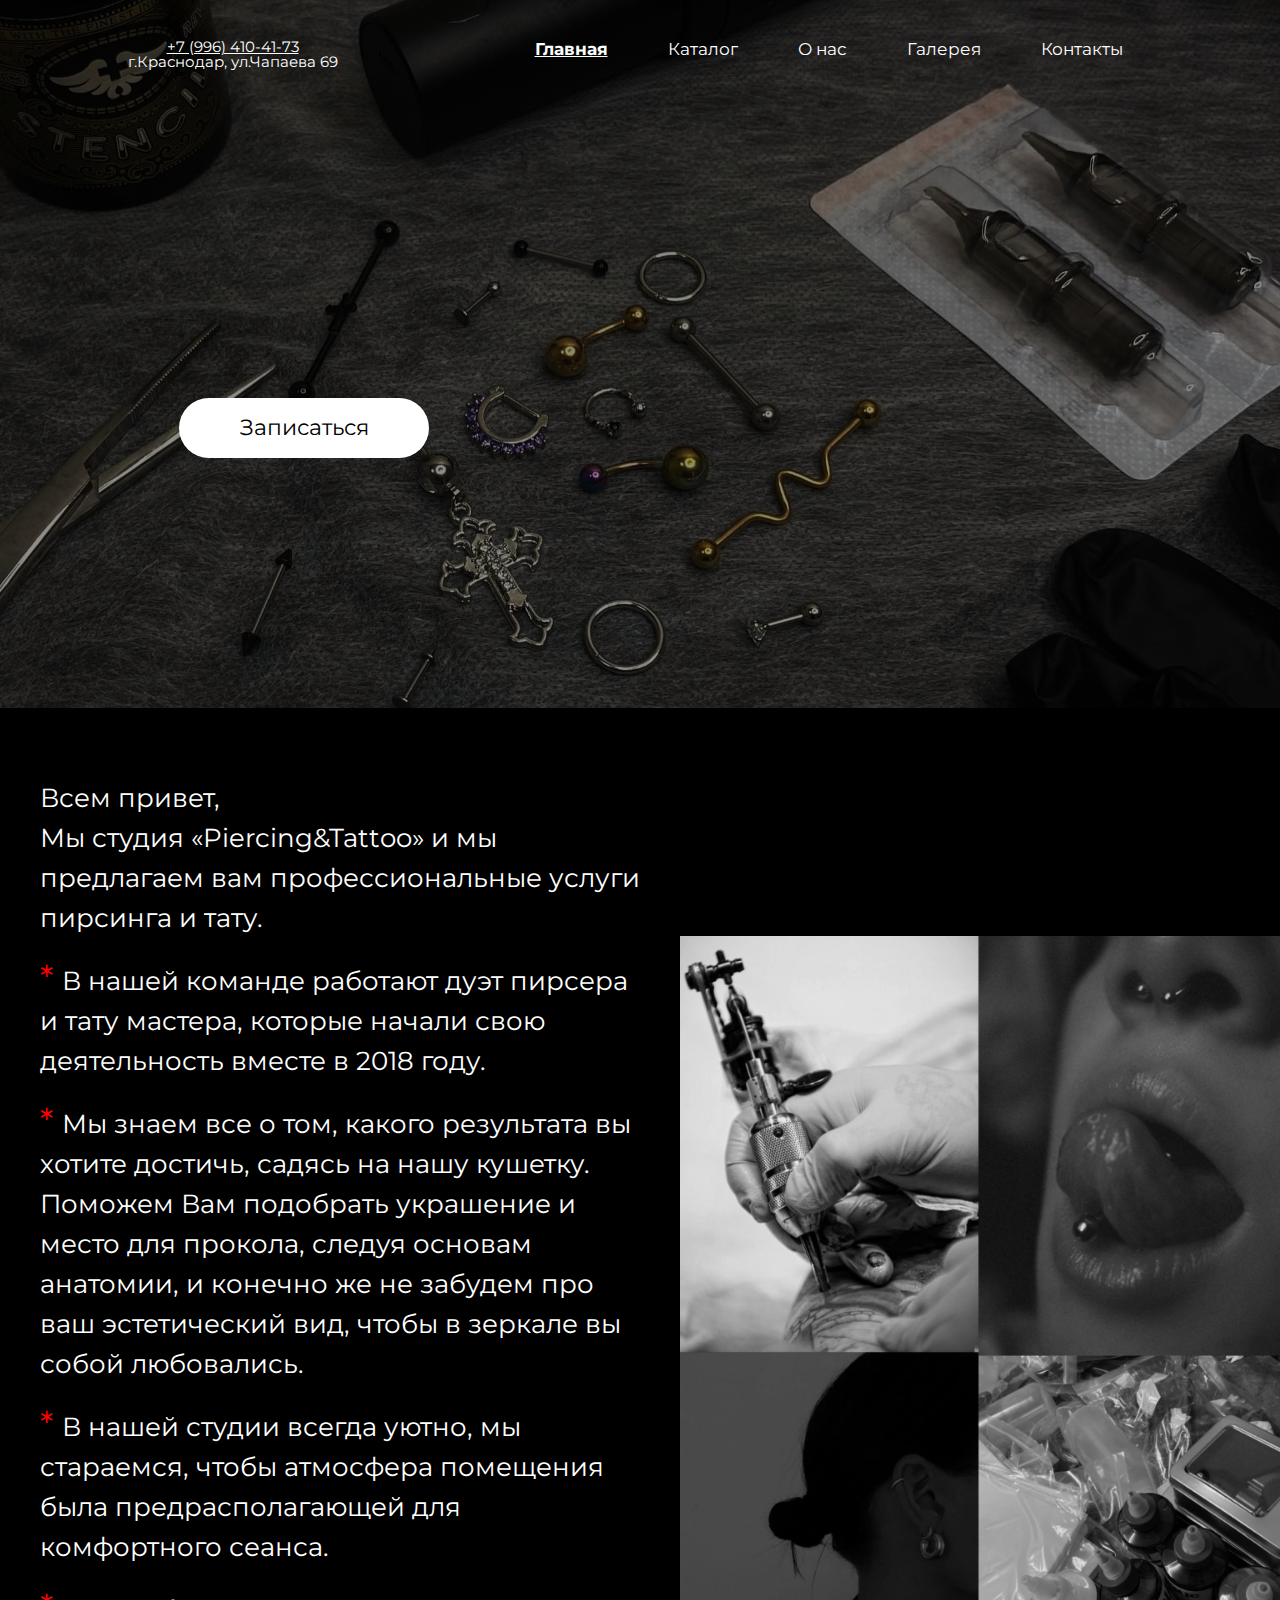
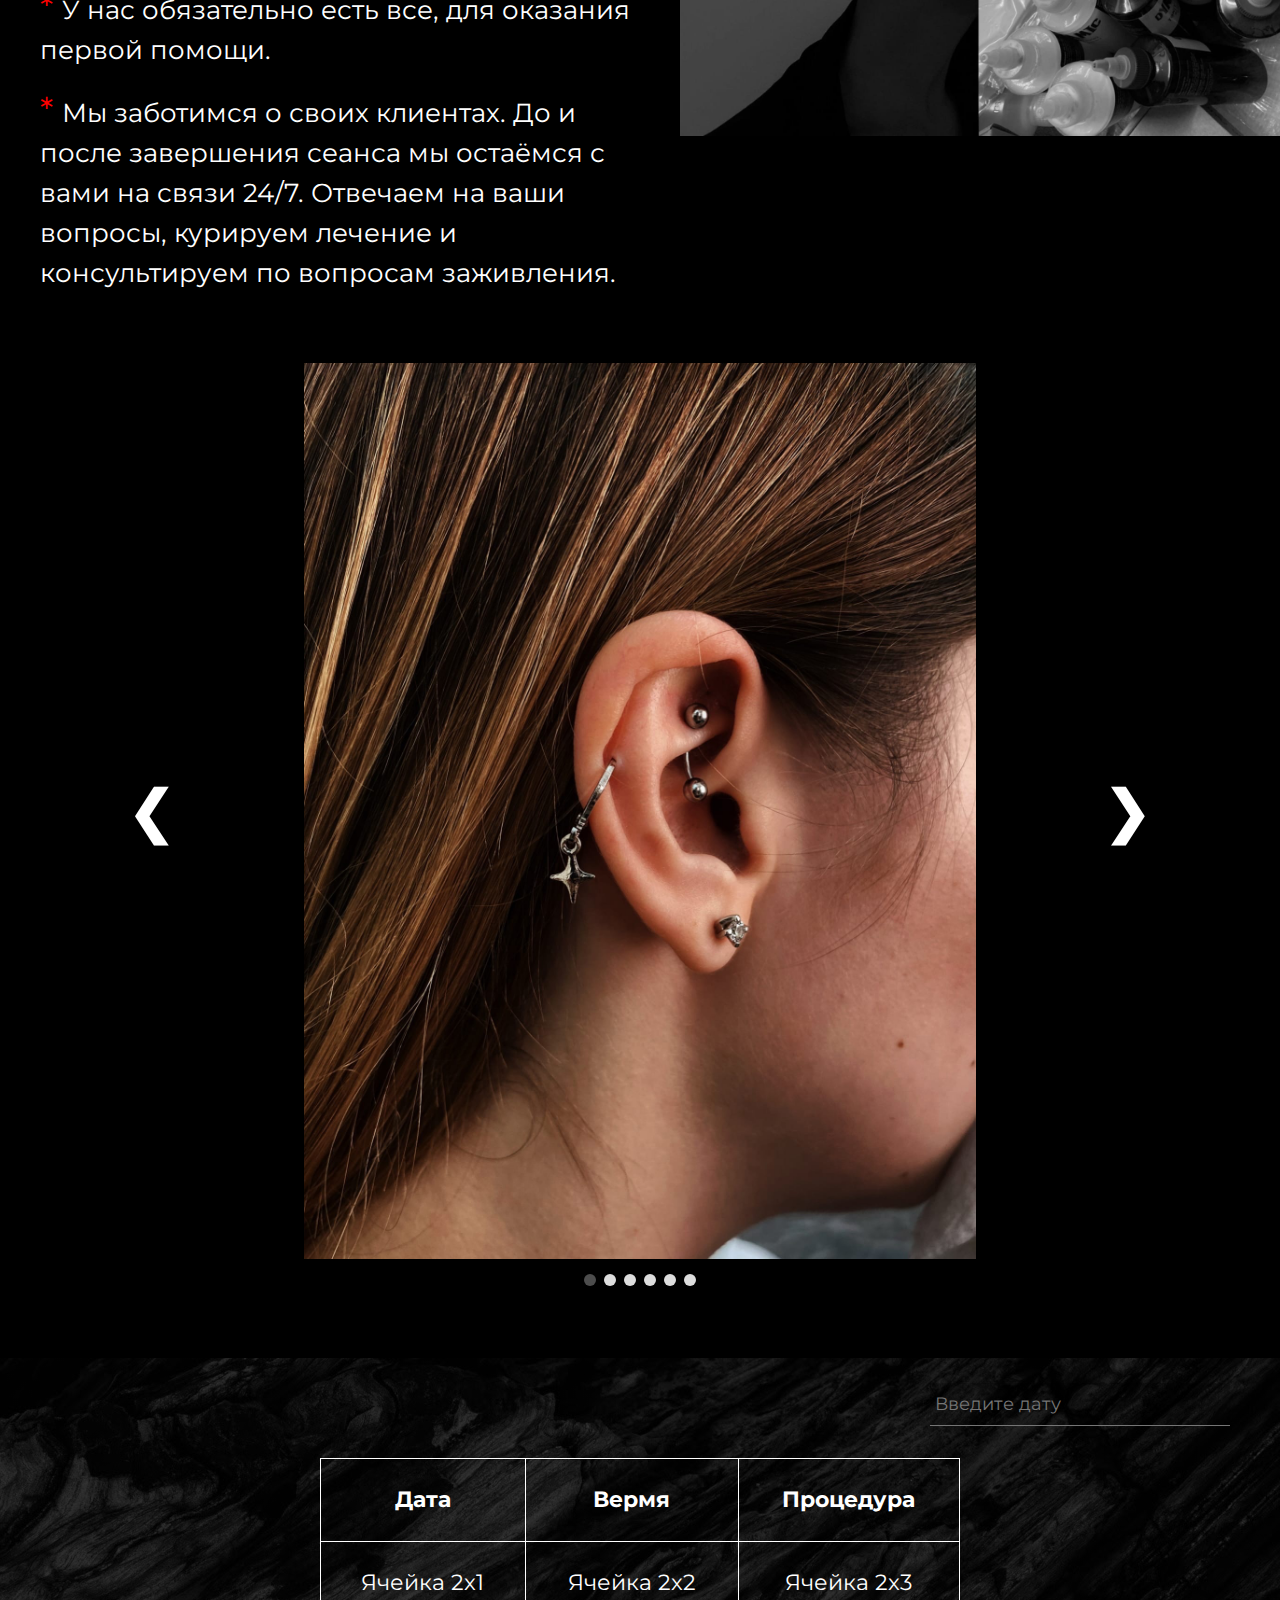
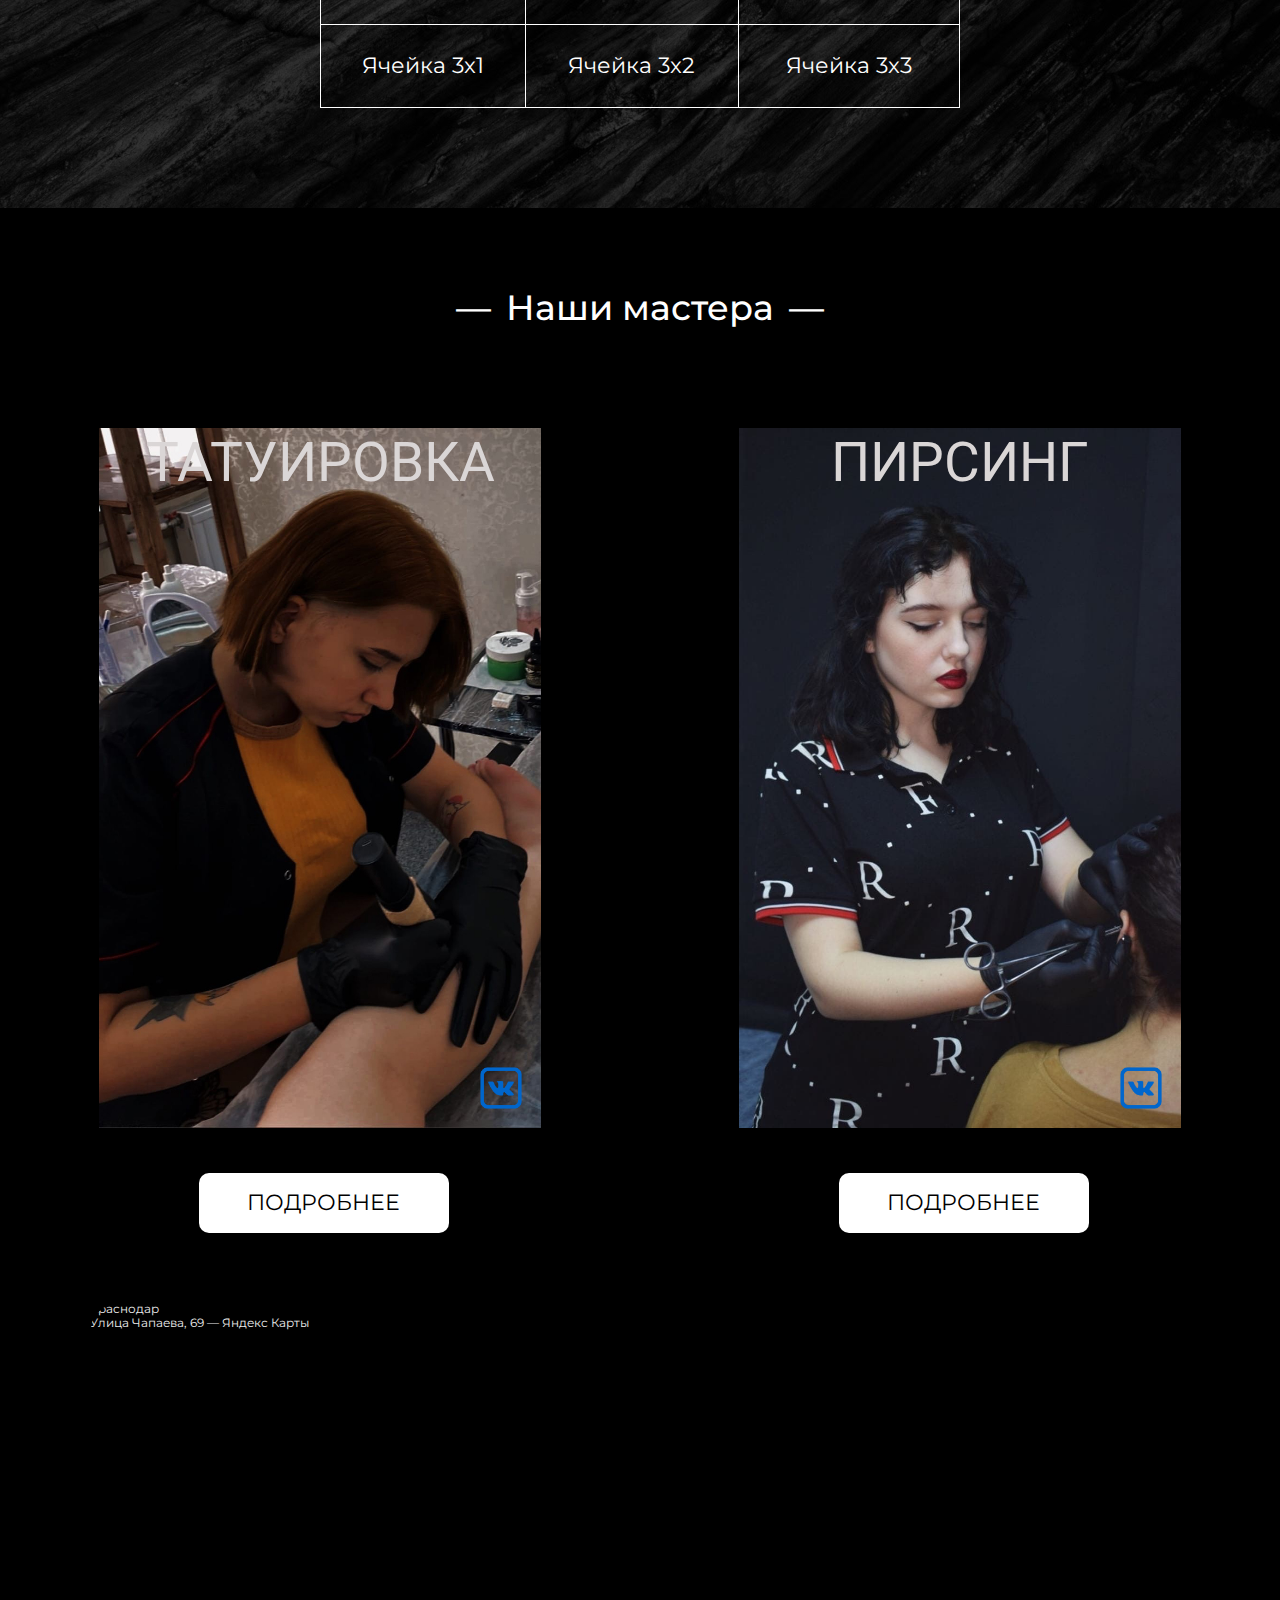
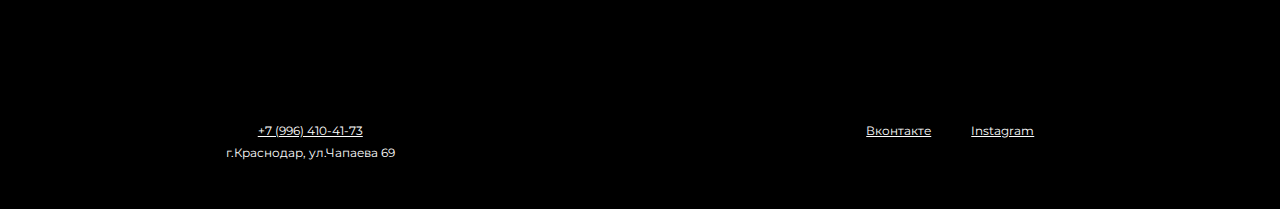
<file: index.html>
<!DOCTYPE html>
<html lang="en">
<head>
    <meta charset="UTF-8">
    <meta http-equiv="X-UA-Compatible" content="IE=edge">
    <meta name="viewport" content="width=device-width, initial-scale=1.0">
    <link rel="stylesheet" href="css/style.css">
    <link rel="stylesheet" href="css/slider.css">
    <script ENGINE="text/javascript" src="https://code.jquery.com/jquery-1.11.2.js "></script>
    <link rel="shortcut icon" href="favicon.ico" type="images/x-icon">
    <title>Piercing.krd</title>
</head>
<body>
    <div class="wrapper">
        <div class="content">
            <header class="header" id="header"> 
                <div class="header__image">
                    <div class="container">
                        <div class="header__row">
                            <div class="header__menu">
                                <div class="header__adress">
                                    <div class="number"><a href="tel:+79964104173">+7 (996) 410-41-73</a></div>
                                    <div class="street">г.Краснодар, ул.Чапаева 69</div>
                                </div>
                                <div class="header__item">
                                    <a href="index.html" class="items act">Главная</a>
                                    <a href="shop.html" class="items">Каталог</a>
                                    <a href="#aboutUs" class="items">О нас</a>
                                    <a href="#gallary" class="items">Галерея</a>
                                    <!-- <a href="#staff" class="items">Наши мастера</a> -->
                                    <a href="#map" class="items">Контакты</a> 
                                </div>
                            </div>
                            <a href="https://vk.com/piercing_tattoo_krd" class="header__btn">Записаться</a>
                        </div>
                    </div>
                </div>
            </header>

            <div class="aboutUs" id="aboutUs">
                <div class="container">
                    <div class="aboutUs__row">
                        <div class="aboutUs__text">
                           Всем привет,<br>
                           Мы студия «Piercing&Tattoo» и мы предлагаем вам профессиональные услуги пирсинга и тату.
                           <p>В нашей команде работают дуэт пирсера и тату мастера, которые начали свою деятельность вместе в 2018 году.</p>
                           <p>Мы знаем все о том, какого результата вы хотите достичь, садясь на нашу кушетку. Поможем Вам подобрать украшение и место для прокола, следуя основам анатомии, и конечно же не забудем про ваш эстетический вид, чтобы в зеркале вы собой любовались.</p>
                           <p>В нашей студии всегда уютно, мы стараемся, чтобы атмосфера помещения была предрасполагающей для комфортного сеанса.</p>
                           <p>У нас обязательно есть все, для оказания первой помощи.</p>
                           <p>Мы заботимся о своих клиентах. До и после завершения сеанса мы остаёмся с вами на связи 24/7. Отвечаем на ваши вопросы, курируем лечение и консультируем по вопросам заживления.</p>
                        </div>
                        <div class="aboutUs__image">
                            <img src="img/image_2.jpg" alt="">
                        </div>
                    </div>
                </div>
            </div>

            <div class="gallary" id="gallary">
                <div class="container">
                    <div class="slider">
                        <a class="prev" onclick="minusSlide()">&#10094;</a>
                        <div class="item">
                            <img src="img/works/LsnI_dlgzG8.jpg" alt="Первый слайд">
                            <div class="slideText"></div>
                        </div>
                    
                        <div class="item">
                            <img src="img/works/icyKpBbJW9g.jpg" alt="Второй слайд">
                            <div class="slideText"></div>
                        </div>
                    
                        <div class="item">
                            <img src="img/works/k6g5apUdEuk.jpg" alt="Третий слайд">
                            <div class="slideText"></div>
                        </div>

                        <div class="item">
                            <img src="img/works/ZcvKD8q9ocI.jpg" alt="Второй слайд">
                            <div class="slideText"></div>
                        </div>

                        <div class="item">
                            <img src="img/works/hLoOJs0nSb0.jpg" alt="Второй слайд">
                            <div class="slideText"></div>
                        </div>

                        <div class="item">
                            <img src="img/works/oG7xxG-VJms.jpg" alt="Второй слайд">
                            <div class="slideText"></div>
                        </div>
                        
                    
                        <a class="next" onclick="plusSlide()">&#10095;</a>
                    </div>
                    
                    <div class="slider-dots">
                        <span class="slider-dots_item" onclick="currentSlide(1)"></span> 
                        <span class="slider-dots_item" onclick="currentSlide(2)"></span> 
                        <span class="slider-dots_item" onclick="currentSlide(3)"></span> 
                        <span class="slider-dots_item" onclick="currentSlide(4)"></span> 
                        <span class="slider-dots_item" onclick="currentSlide(5)"></span> 
                        <span class="slider-dots_item" onclick="currentSlide(6)"></span> 
                    </div>
                </div>
            </div>


            <div class="record" id="record">
                <div class="record__recording">
                    <input type="text" required placeholder="Введите дату">
                    <span class="highlight"></span>
                    <span class="bar"></span>
                </div>
                <table class="table">
                    <div class="container">
                        <tr><th>Дата</th><th>Вермя</th><th>Процедура</th></tr>
                        <tr><td>Ячейка 2x1 </td><td>Ячейка 2x2 </td><td>Ячейка 2x3 </td></tr>
                        <tr><td>Ячейка 3x1 </td><td>Ячейка 3x2 </td><td>Ячейка 3x3 </td></tr>
                    </div>
                </table>
            </div>

            <div class="staff" id="staff">
                <div class="container">
                    <div class="staff__title title">Наши мастера</div>
                    <div class="staff__row">
                        <div class="staff__person">
                            <div class="staff__img">
                                <p class="staff__post">татуировка</p>
                                <img src="img/secondStaff.jpg" id="firstPhoto" alt="фото мастер тату">
                                <div class="staff__network">
                                    <!-- <a href="https://vk.com/away.php?to=https%3A%2F%2Finstagram.com%2Fpiercing.krd%3Figshid%3DNmNmNjAwNzg%3D&cc_key="><img src="img/icon/inst.png" alt="Инстаграм" class="network__icon"></a> -->
                                    <a href="https://vk.com/eklimena"><img src="img/icon/vk.png" alt="ВК" class="network__icon"></a>
                                </div>
                            </div>
                            <a href="#" class="staff__btn">Подробнее</a>
                        </div>
                        <div class="staff__person">
                            <div class="staff__img">
                                <p class="staff__post">пирсинг</p>
                                <img src="img/firstStaff.jpg" alt="фото мастера по пирсингу">
                                <div class="staff__network">
                                    <!-- <a href="https://vk.com/away.php?to=https%3A%2F%2Finstagram.com%2Fpiercing.krd%3Figshid%3DNmNmNjAwNzg%3D&cc_key="><img src="img/icon/inst.png" alt="Инстаграм" class="network__icon"></a> -->
                                    <a href="https://vk.com/sugimo"><img src="img/icon/vk.png" alt="ВК" class="network__icon"></a>
                                </div>
                            </div>
                            <a href="https://vk.com/piercing_tattoo_krd" class="staff__btn">Подробнее</a>
                        </div>
                    </div>
                </div>
            </div>

            <div class="map" id="map">
                <div class="container">
                    <div class="map__piercing" ><a href="https://yandex.ru/maps/35/krasnodar/?utm_medium=mapframe&utm_source=maps" style="color:#eee;font-size:12px;position:absolute;top:0px;">Краснодар</a><a href="https://yandex.ru/maps/35/krasnodar/house/ulitsa_chapayeva_69/Z0EYfwFoTkQOQFpvfXxycXlkZg==/?from=api-maps&ll=38.968719%2C45.030572&origin=jsapi21&utm_medium=mapframe&utm_source=maps&z=17.21" style="color:#eee;font-size:12px;position:absolute;top:14px;">Улица Чапаева, 69 — Яндекс Карты</a><iframe src="https://yandex.ru/map-widget/v1/-/CCUVJUQKHA"  frameborder="1" allowfullscreen="true" style="position:relative;"></iframe></div>
                </div>
            </div>

            <footer class="footer">
                <div class="container">
                    <div class="footer__row">
                        <div class="footer__adress">
                            <a class="footer__number" href="tel:+79964104173">+7 (996) 410-41-73</a>
                            <a class="footer__street">г.Краснодар, ул.Чапаева 69</a>
                        </div>

                        <div class="footer__links">
                            <a href="https://vk.com/piercing_tattoo_krd" class="link">Вконтакте</a>
                            <a href="https://vk.com/away.php?to=https%3A%2F%2Finstagram.com%2Fpiercing.krd%3Figshid%3DNmNmNjAwNzg%3D&cc_key=" class="link">Instagram</a>
                        </div>
                    </div>
                </div>
            </footer>
        </div>

        <!-- sroll top -->
        <div class="scroll__top isShowBtn_hide">
            <a href="#" class="back-to-top"><img src="img/icon/arrow_up.png" alt=""></a>
        </div>

    </div>

    <script src="js/main.js"></script>
    <script src="js/smooth_scrolling.js"></script>
</body>
</html>
</file>
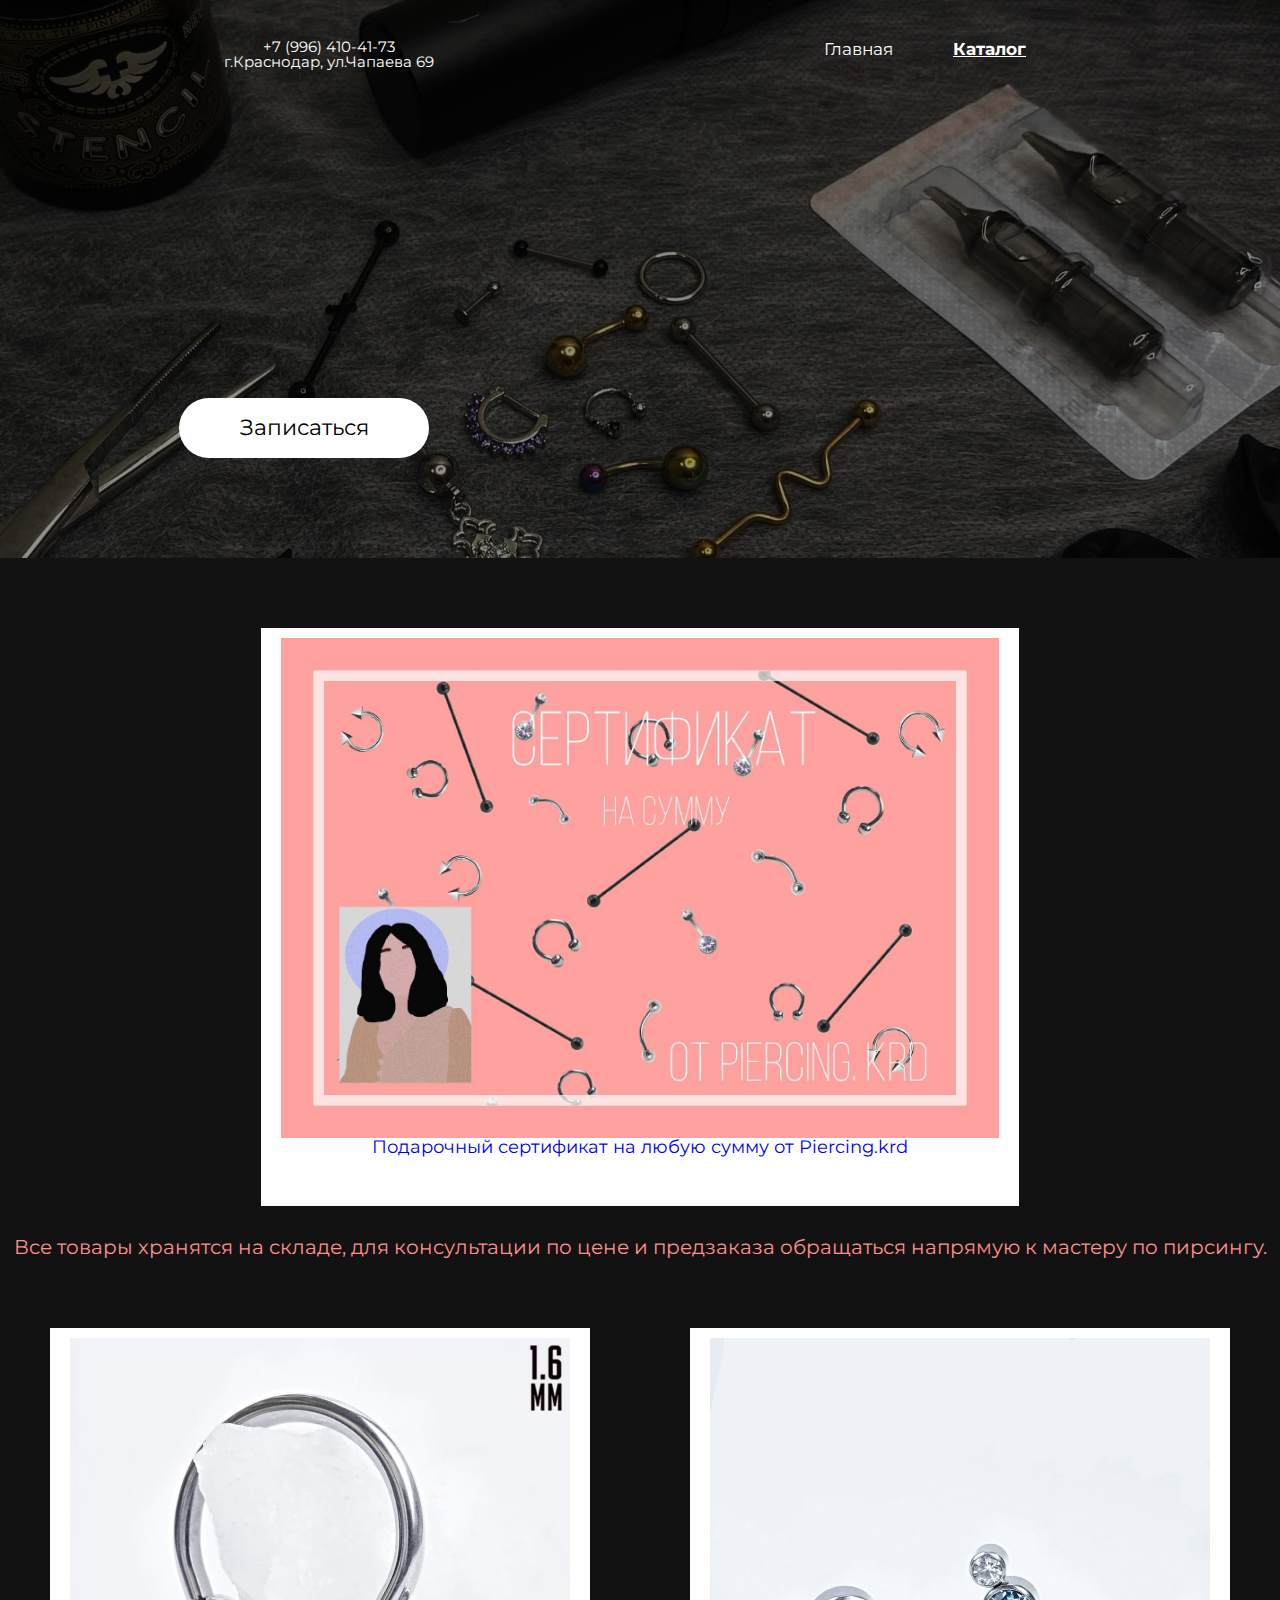
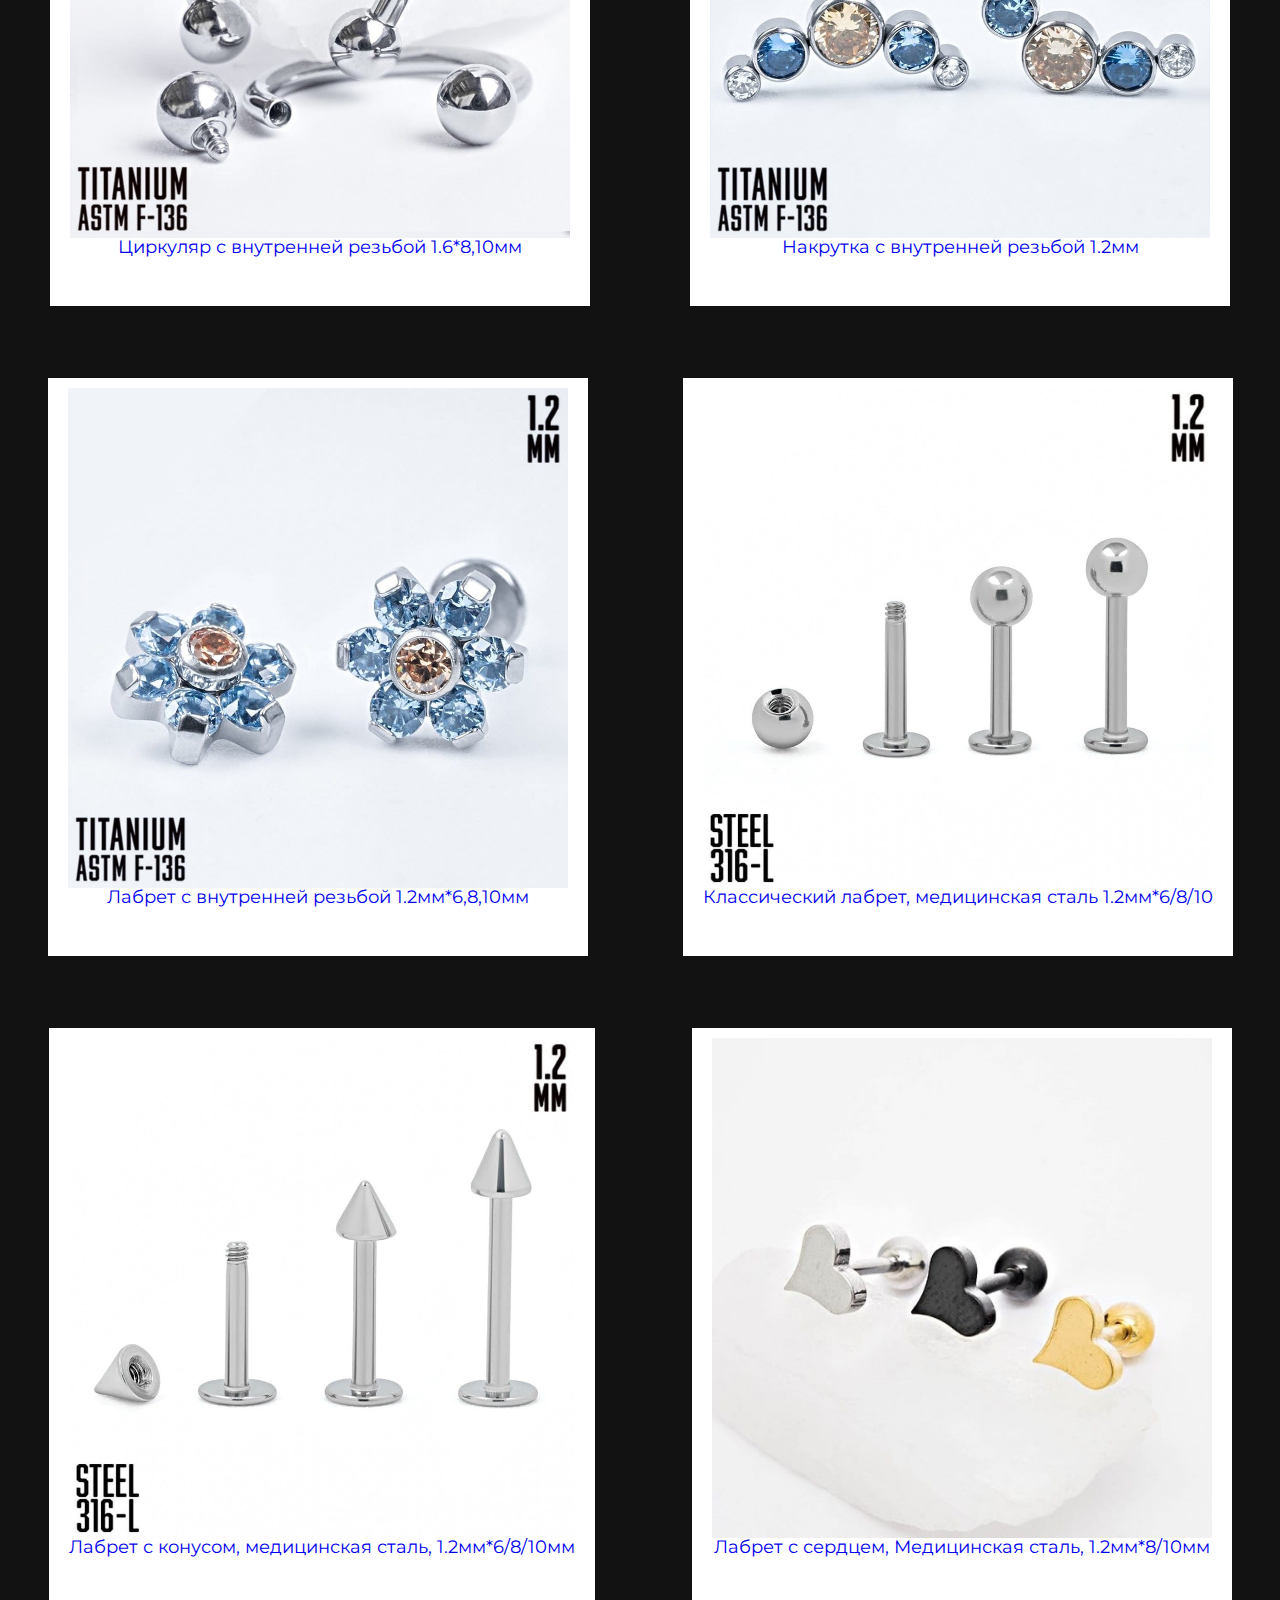
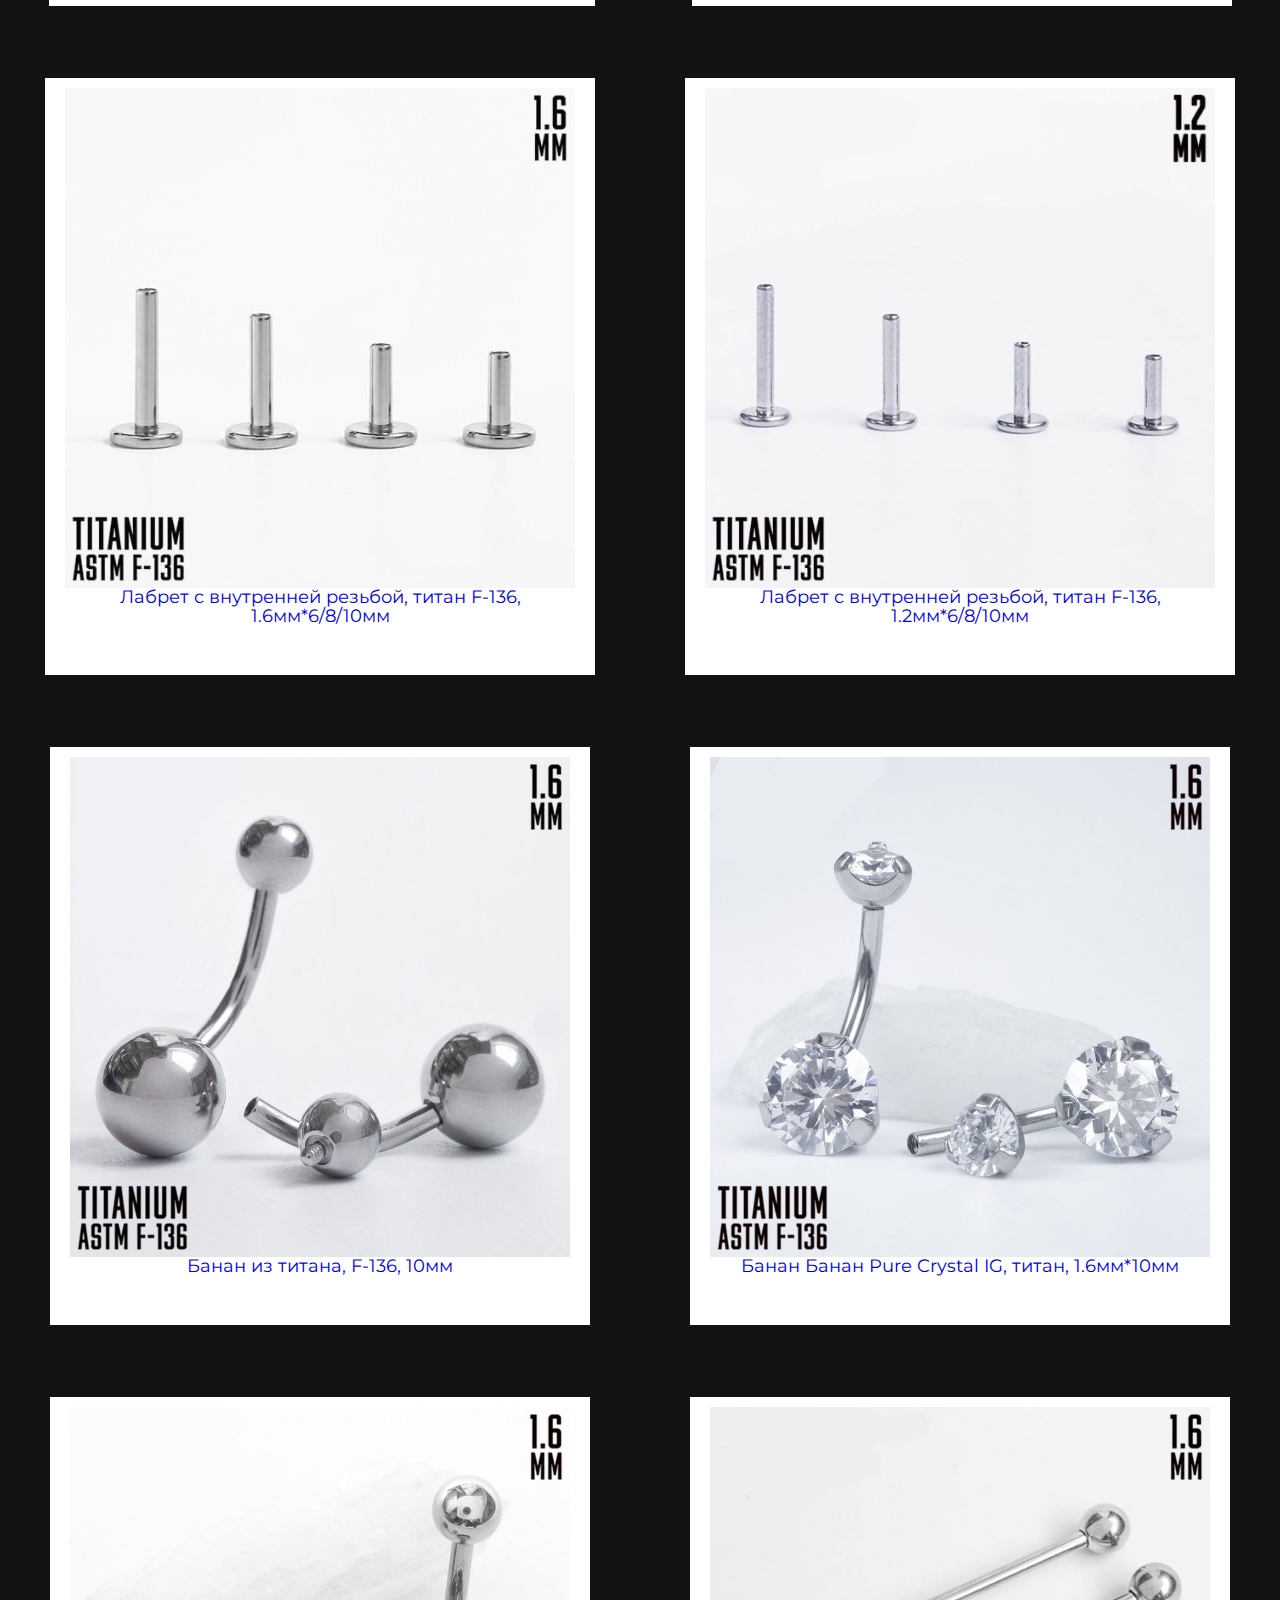
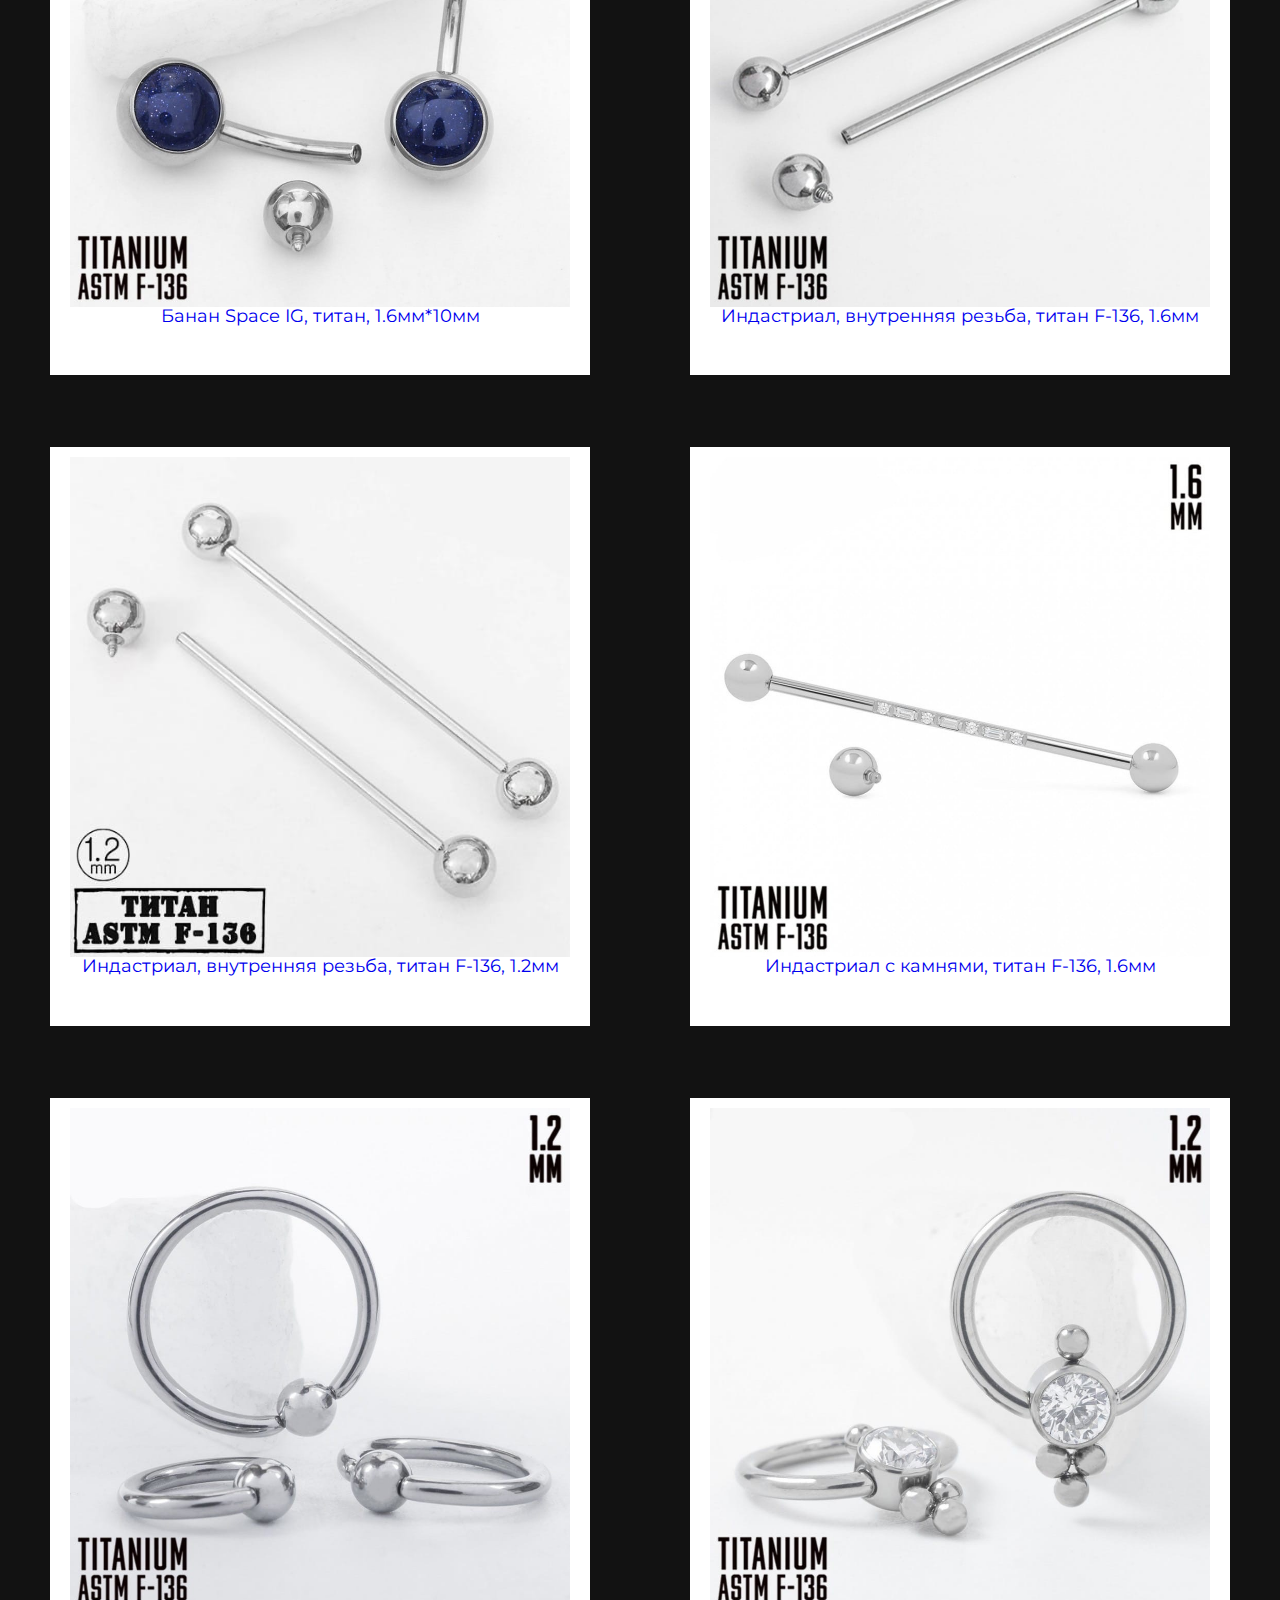
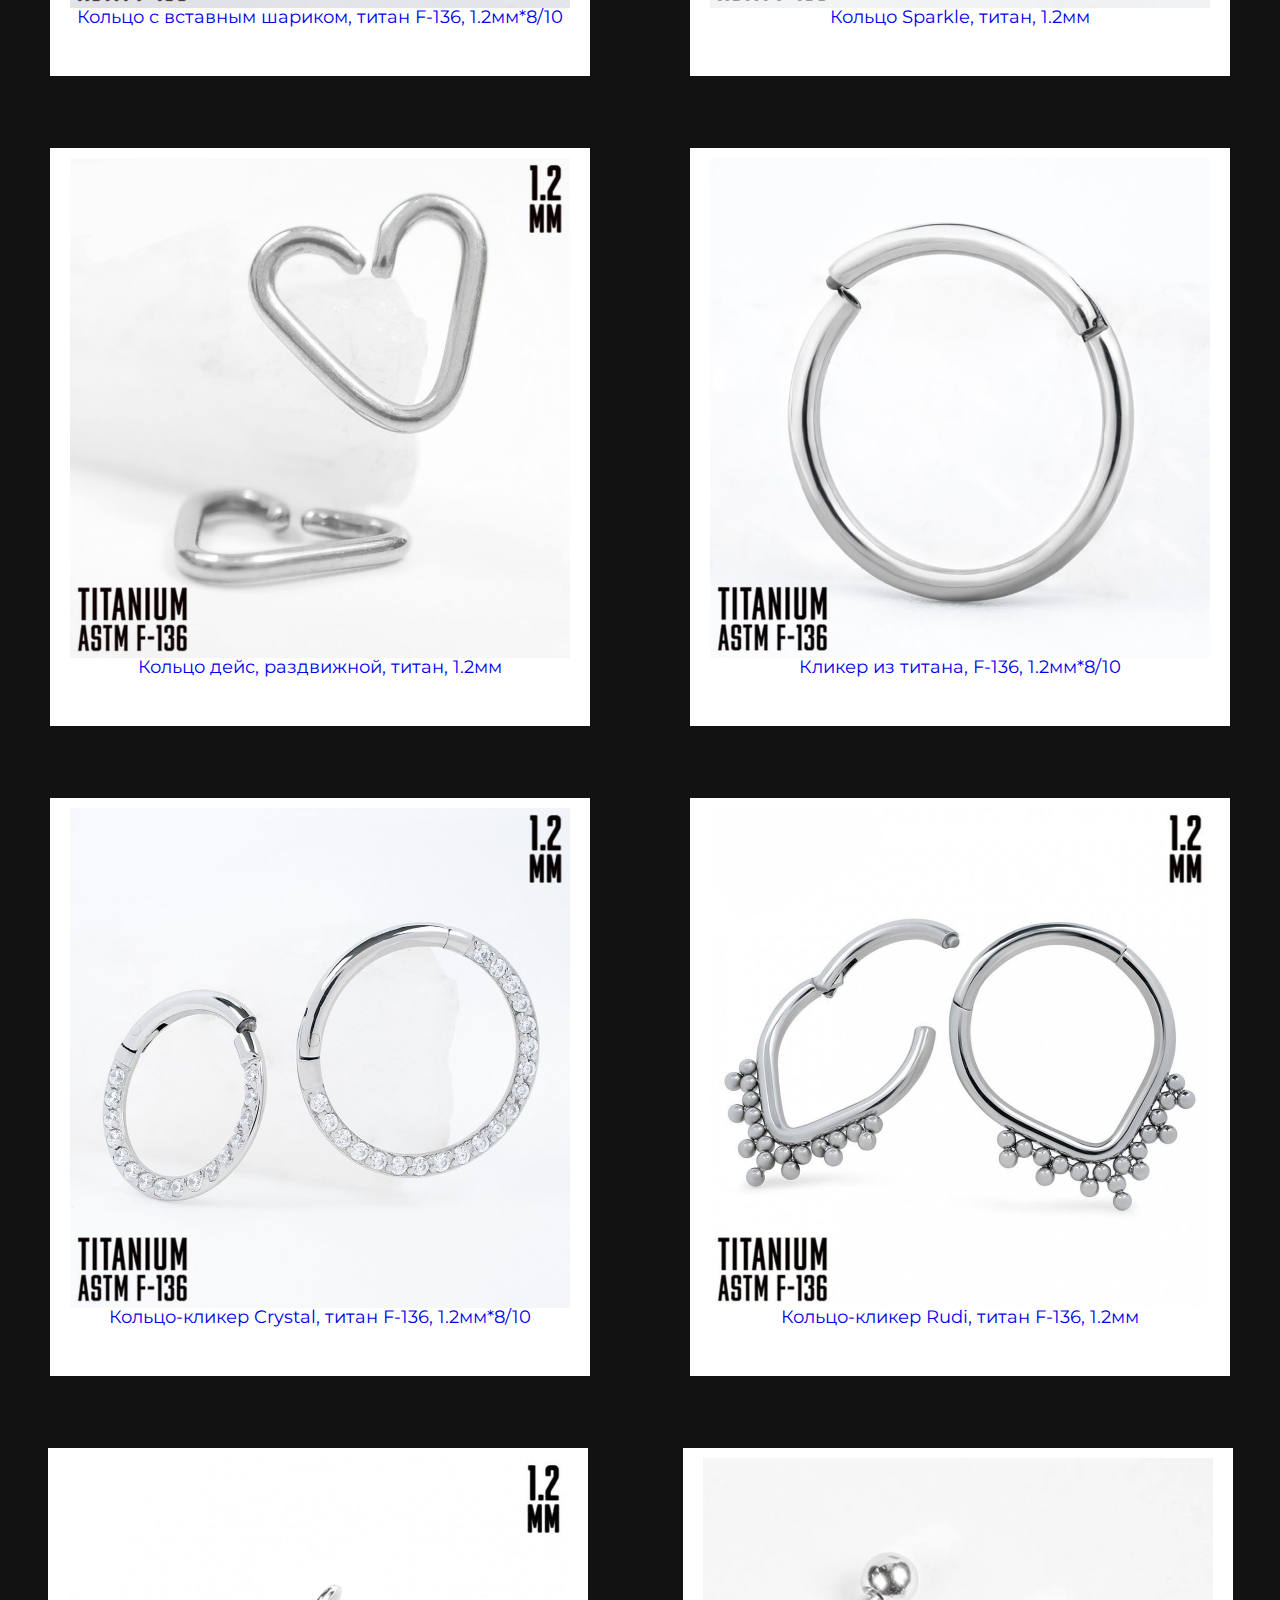
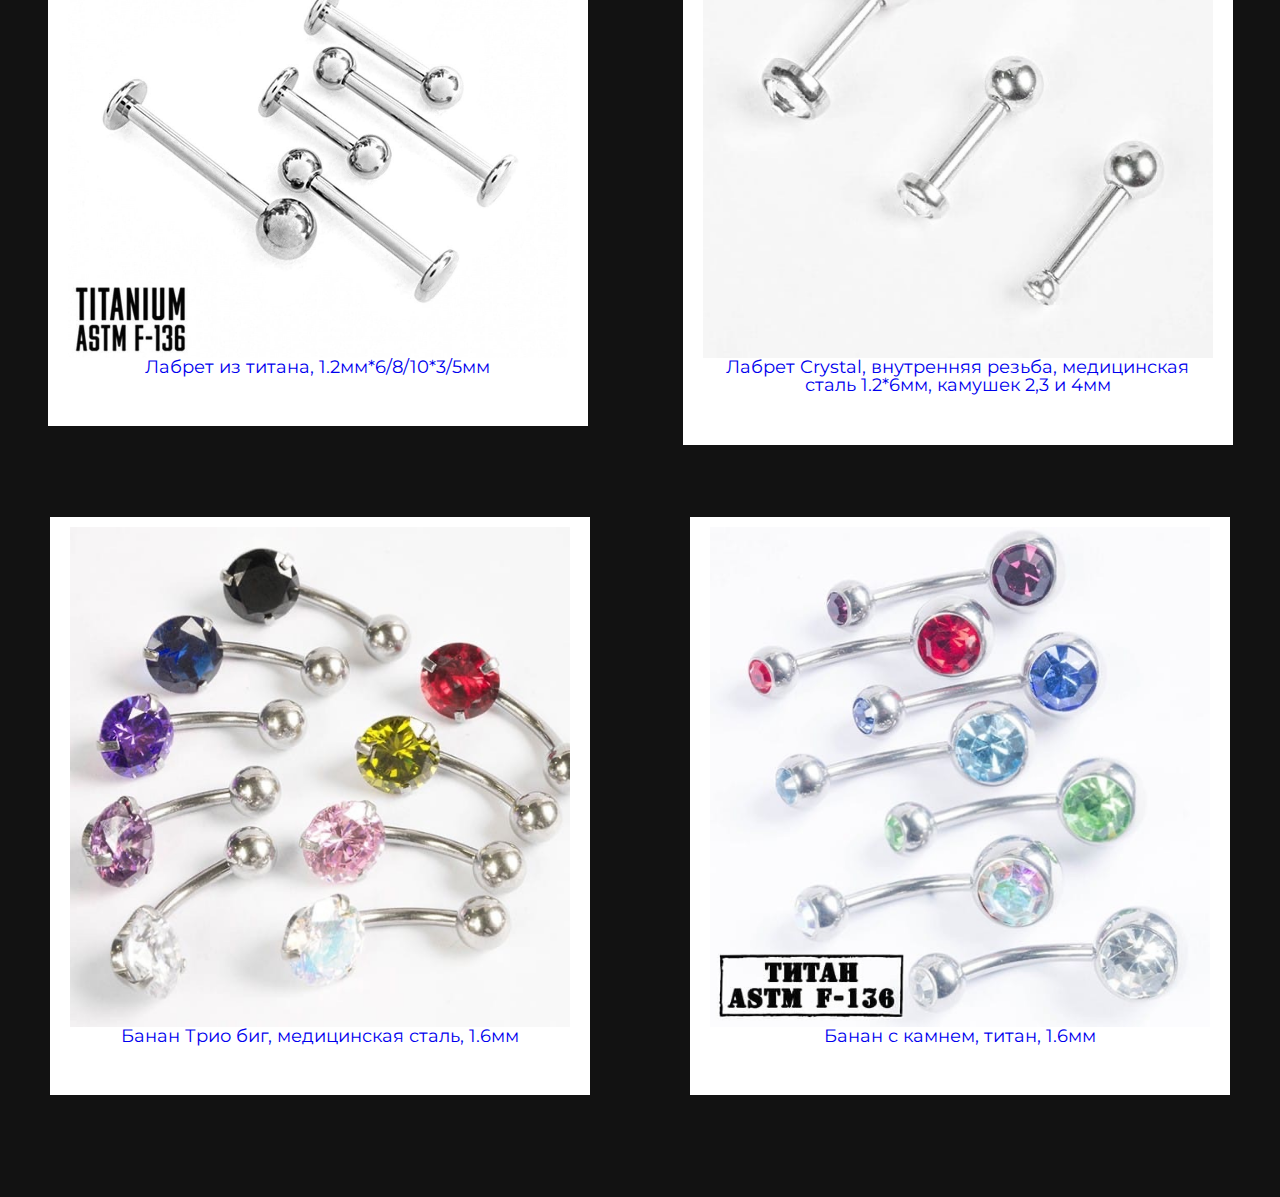
<file: shop.html>
<!DOCTYPE html>
<html lang="en">
<head>
    <meta charset="UTF-8">
    <meta http-equiv="X-UA-Compatible" content="IE=edge">
    <meta name="viewport" content="width=device-width, initial-scale=1.0">
    <link rel="stylesheet" href="css/style.css">
    <script ENGINE="text/javascript" src="https://code.jquery.com/jquery-1.11.2.js "></script>
    <link rel="shortcut icon" href="favicon.ico" type="images/x-icon">
    <title>Piercing.krd</title>
</head>
<body>
    <div class="wrapper">
        <div class="content">
            <header class="header" id="header">
                <div class="about__image">
                    <div class="container">
                        <div class="header__row">
                            <div class="header__menu">
                                <div class="header__adress">
                                    <div class="number">+7 (996) 410-41-73</div>
                                    <div class="street">г.Краснодар, ул.Чапаева 69</div>
                                </div>
                                <div class="header__item">
                                    <a href="index.html" class="items">Главная</a>
                                    <!-- <a href="index.html" class="items">О нас</a> -->
                                    <a href="shop.html" class="items act">Каталог</a> 
                                </div>
                            </div>
                            <a href="https://vk.com/piercing_tattoo_krd" class="header__btn">Записаться</a>
                        </div>
                    </div>
                </div>
            </header>

            <div class="goods">
                <div class="container">
                    <div class="goods__body">
                        <div class="goods__item__card">
                            <a href="https://vk.com/sugimo" alt="При покупке сертификата звонить по номеру телефона: +7(996)410-41-73" class="lake">
                                <div class="goods__discription">
                                    <div class="goods__img">
                                        <img src="img/goods/card of present.jpg" alt="">
                                    </div>
                                    <div class="goods__title">Подарочный сертификат на любую сумму от Piercing.krd</div>
                                </div>
                            </a>
                        </div>
                        <div class="goods__main__header">Все товары хранятся на складе, для консультации по цене и предзаказа обращаться напрямую к мастеру по пирсингу.</div>
                        <div class="goods__row">
                            <div class="goods__item">
                                <a href="https://vk.com/sugimo" alt="Для подробной отдельной консультации и заказа товара обращаться к https://vk.com/sugimo. Нажмите на картинку для перехода." class="lake">
                                    <div class="goods__discription">
                                        <div class="goods__img">
                                            <img src="img/goods/img1.jpg" alt="">
                                        </div>
                                        <div class="goods__title">Циркуляр с внутренней резьбой 1.6*8,10мм</div>
                                    </div>
                                </a>
                            </div>

                            <div class="goods__item">
                                <a href="https://vk.com/sugimo" alt="Для подробной отдельной консультации и заказа товара обращаться к https://vk.com/sugimo" class="lake">
                                    <div class="goods__discription">
                                        <div class="goods__img">
                                            <img src="img/goods/img2.jpg" alt="">
                                        </div>
                                        <div class="goods__title">Накрутка с внутренней резьбой 1.2мм</div>
                                    </div>
                                </a>
                            </div>

                            <div class="goods__item">
                                <a href="https://vk.com/sugimo" alt="Для подробной отдельной консультации и заказа товара обращаться к https://vk.com/sugimo" class="lake">
                                    <div class="goods__discription">
                                        <div class="goods__img">
                                            <img src="img/goods/img3.jpg" alt="">
                                        </div>
                                        <div class="goods__title">Лабрет с внутренней резьбой 1.2мм*6,8,10мм</div>
                                    </div>
                                </a>
                            </div>

                            <div class="goods__item">
                                <a href="https://vk.com/sugimo" alt="Для подробной отдельной консультации и заказа товара обращаться к https://vk.com/sugimo" class="lake">
                                    <div class="goods__discription">
                                        <div class="goods__img">
                                            <img src="img/goods/img4.jpg" alt="">
                                        </div>
                                        <div class="goods__title">Классический лабрет, медицинская сталь 1.2мм*6/8/10</div>
                                    </div>
                                </a>
                            </div>

                            <div class="goods__item">
                                <a href="https://vk.com/sugimo" alt="Для подробной отдельной консультации и заказа товара обращаться к https://vk.com/sugimo" class="lake">
                                    <div class="goods__discription">
                                        <div class="goods__img">
                                            <img src="img/goods/img5.jpg" alt="">
                                        </div>
                                        <div class="goods__title">Лабрет с конусом, медицинская сталь, 1.2мм*6/8/10мм</div>
                                    </div>
                                </a>
                            </div>
                            
                            <div class="goods__item">
                                <a href="https://vk.com/sugimo" alt="Для подробной отдельной консультации и заказа товара обращаться к https://vk.com/sugimo" class="lake">
                                    <div class="goods__discription">
                                        <div class="goods__img">
                                            <img src="img/goods/img6.jpg" alt="">
                                        </div>
                                        <div class="goods__title">Лабрет с сердцем, Медицинская сталь, 1.2мм*8/10мм</div>
                                    </div>
                                </a>
                            </div>

                            <div class="goods__item">
                                <a href="https://vk.com/sugimo" alt="Для подробной отдельной консультации и заказа товара обращаться к https://vk.com/sugimo" class="lake">
                                    <div class="goods__discription">
                                        <div class="goods__img">
                                            <img src="img/goods/img7.jpg" alt="">
                                        </div>
                                        <div class="goods__title"> Лабрет с внутренней резьбой, титан F-136, 1.6мм*6/8/10мм</div>
                                    </div>
                                </a>
                            </div>

                            <div class="goods__item">
                                <a href="https://vk.com/sugimo" alt="Для подробной отдельной консультации и заказа товара обращаться к https://vk.com/sugimo" class="lake">
                                    <div class="goods__discription">
                                        <div class="goods__img">
                                            <img src="img/goods/img8.jpg" alt="">
                                        </div>
                                        <div class="goods__title">Лабрет с внутренней резьбой, титан F-136, 1.2мм*6/8/10мм</div>
                                    </div>
                                </a>
                            </div>

                            <div class="goods__item">
                                <a href="https://vk.com/sugimo" alt="Для подробной отдельной консультации и заказа товара обращаться к https://vk.com/sugimo" class="lake">
                                    <div class="goods__discription">
                                        <div class="goods__img">
                                            <img src="img/goods/img9.jpg" alt="">
                                        </div>
                                        <div class="goods__title">Банан из титана, F-136, 10мм</div>
                                    </div>
                                </a>
                            </div>

                            <div class="goods__item">
                                <a href="https://vk.com/sugimo" alt="Для подробной отдельной консультации и заказа товара обращаться к https://vk.com/sugimo" class="lake">
                                    <div class="goods__discription">
                                        <div class="goods__img">
                                            <img src="img/goods/img10.jpg" alt="">
                                        </div>
                                        <div class="goods__title">Банан Банан Pure Crystal IG, титан, 1.6мм*10мм</div>
                                    </div>
                                </a>
                            </div>

                            <div class="goods__item">
                                <a href="https://vk.com/sugimo" alt="Для подробной отдельной консультации и заказа товара обращаться к https://vk.com/sugimo" class="lake">
                                    <div class="goods__discription">
                                        <div class="goods__img">
                                            <img src="img/goods/img11.jpg" alt="">
                                        </div>
                                        <div class="goods__title">Банан Space IG, титан, 1.6мм*10мм</div>
                                    </div>
                                </a>
                            </div>

                            <div class="goods__item">
                                <a href="https://vk.com/sugimo" alt="Для подробной отдельной консультации и заказа товара обращаться к https://vk.com/sugimo" class="lake">
                                    <div class="goods__discription">
                                        <div class="goods__img">
                                            <img src="img/goods/img12.jpg" alt="">
                                        </div>
                                        <div class="goods__title">Индастриал, внутренняя резьба, титан F-136, 1.6мм</div>
                                    </div>
                                </a>
                            </div>

                            <div class="goods__item">
                                <a href="https://vk.com/sugimo" alt="Для подробной отдельной консультации и заказа товара обращаться к https://vk.com/sugimo" class="lake">
                                    <div class="goods__discription">
                                        <div class="goods__img">
                                            <img src="img/goods/img13.jpg" alt="">
                                        </div>
                                        <div class="goods__title">Индастриал, внутренняя резьба, титан F-136, 1.2мм</div>
                                    </div>
                                </a>
                            </div>

                            <div class="goods__item">
                                <a href="https://vk.com/sugimo" alt="Для подробной отдельной консультации и заказа товара обращаться к https://vk.com/sugimo" class="lake">
                                    <div class="goods__discription">
                                        <div class="goods__img">
                                            <img src="img/goods/img14.jpg" alt="">
                                        </div>
                                        <div class="goods__title">Индастриал с камнями, титан F-136, 1.6мм</div>
                                    </div>
                                </a>
                            </div>

                            <div class="goods__item">
                                <a href="https://vk.com/sugimo" alt="Для подробной отдельной консультации и заказа товара обращаться к https://vk.com/sugimo" class="lake">
                                    <div class="goods__discription">
                                        <div class="goods__img">
                                            <img src="img/goods/img15.jpg" alt="">
                                        </div>
                                        <div class="goods__title">Кольцо с вставным шариком, титан F-136, 1.2мм*8/10</div>
                                    </div>
                                </a>
                            </div>

                            <div class="goods__item">
                                <a href="https://vk.com/sugimo" alt="Для подробной отдельной консультации и заказа товара обращаться к https://vk.com/sugimo" class="lake">
                                    <div class="goods__discription">
                                        <div class="goods__img">
                                            <img src="img/goods/img16.jpg" alt="">
                                        </div>
                                        <div class="goods__title">Кольцо Sparkle, титан, 1.2мм</div>
                                    </div>
                                </a>
                            </div>

                            <div class="goods__item">
                                <a href="https://vk.com/sugimo" alt="Для подробной отдельной консультации и заказа товара обращаться к https://vk.com/sugimo" class="lake">
                                    <div class="goods__discription">
                                        <div class="goods__img">
                                            <img src="img/goods/img17.jpg" alt="">
                                        </div>
                                        <div class="goods__title">Кольцо дейс, раздвижной, титан, 1.2мм</div>
                                    </div>
                                </a>
                            </div>

                            <div class="goods__item">
                                <a href="https://vk.com/sugimo" alt="Для подробной отдельной консультации и заказа товара обращаться к https://vk.com/sugimo" class="lake">
                                    <div class="goods__discription">
                                        <div class="goods__img">
                                            <img src="img/goods/img18.jpg" alt="">
                                        </div>
                                        <div class="goods__title">Кликер из титана, F-136, 1.2мм*8/10</div>
                                    </div>
                                </a>
                            </div>

                            <div class="goods__item">
                                <a href="https://vk.com/sugimo" alt="Для подробной отдельной консультации и заказа товара обращаться к https://vk.com/sugimo" class="lake">
                                    <div class="goods__discription">
                                        <div class="goods__img">
                                            <img src="img/goods/img19.jpg" alt="">
                                        </div>
                                        <div class="goods__title">Кольцо-кликер Crystal, титан F-136, 1.2мм*8/10</div>
                                    </div>
                                </a>
                            </div>

                            <div class="goods__item">
                                <a href="https://vk.com/sugimo" alt="Для подробной отдельной консультации и заказа товара обращаться к https://vk.com/sugimo" class="lake">
                                    <div class="goods__discription">
                                        <div class="goods__img">
                                            <img src="img/goods/img20.jpg" alt="">
                                        </div>
                                        <div class="goods__title">Кольцо-кликер Rudi, титан F-136, 1.2мм</div>
                                    </div>
                                </a>
                            </div>

                            <div class="goods__item">
                                <a href="https://vk.com/sugimo" alt="Для подробной отдельной консультации и заказа товара обращаться к https://vk.com/sugimo" class="lake">
                                    <div class="goods__discription">
                                        <div class="goods__img">
                                            <img src="img/goods/img21.jpg" alt="">
                                        </div>
                                        <div class="goods__title">Лабрет из титана, 1.2мм*6/8/10*3/5мм</div>
                                    </div>
                                </a>
                            </div>

                            <div class="goods__item">
                                <a href="https://vk.com/sugimo" alt="Для подробной отдельной консультации и заказа товара обращаться к https://vk.com/sugimo" class="lake">
                                    <div class="goods__discription">
                                        <div class="goods__img">
                                            <img src="img/goods/img22.jpg" alt="">
                                        </div>
                                        <div class="goods__title">Лабрет Crystal, внутренняя резьба, медицинская сталь 1.2*6мм, камушек 2,3 и 4мм</div>
                                    </div>
                                </a>
                            </div>

                            <div class="goods__item">
                                <a href="https://vk.com/sugimo" alt="Для подробной отдельной консультации и заказа товара обращаться к https://vk.com/sugimo" class="lake">
                                    <div class="goods__discription">
                                        <div class="goods__img">
                                            <img src="img/goods/img23.jpg" alt="">
                                        </div>
                                        <div class="goods__title">Банан Трио биг, медицинская сталь, 1.6мм</div>
                                    </div>
                                </a>
                            </div>

                            <div class="goods__item">
                                <a href="https://vk.com/sugimo" alt="Для подробной отдельной консультации и заказа товара обращаться к https://vk.com/sugimo" class="lake">
                                    <div class="goods__discription">
                                        <div class="goods__img">
                                            <img src="img/goods/img24.jpg" alt="">
                                        </div>
                                        <div class="goods__title">Банан с камнем, титан, 1.6мм</div>
                                    </div>
                                </a>
                            </div>
                        </div>
                    </div>
                    
                </div>
            </div>
        </div>     

         <!-- sroll top -->
        <div class="scroll__top isShowBtn_hide">
            <a href="#" class="back-to-top"><img src="img/icon/arrow_up.png" alt=""></a>
        </div>
        
    </div>
    <script src="js/smooth_scrolling.js"></script>
</body>
</html>
</file>
<file: css/style.css>
@charset "UTF-8";
@import url("https://fonts.googleapis.com/css2?family=Montserrat&display=swap");
@import url("https://fonts.googleapis.com/css2?family=Roboto:wght@100&display=swap");
@import url("https://fonts.googleapis.com/css2?family=Pacifico&display=swap");
/*Обнуление*/
* {
  padding: 0;
  margin: 0;
  border: 0;
}

*, *:before, *:after {
  -webkit-box-sizing: border-box;
  box-sizing: border-box;
}

:focus, :active {
  outline: none;
}

a:focus, a:active {
  outline: none;
}

nav, footer, header, aside {
  display: block;
}

html, body {
  height: 100%;
  width: 100%;
  font-size: 100%;
  line-height: 1;
  font-size: 14px;
  -ms-text-size-adjust: 100%;
  -moz-text-size-adjust: 100%;
  -webkit-text-size-adjust: 100%;
}

input, button, textarea {
  font-family: inherit;
}

input::-ms-clear {
  display: none;
}

button {
  cursor: pointer;
}

button::-moz-focus-inner {
  padding: 0;
  border: 0;
}

a, a:visited {
  text-decoration: none;
}

a:hover {
  text-decoration: none;
}

ul li {
  list-style: none;
}

img {
  vertical-align: top;
}

h1, h2, h3, h4, h5, h6 {
  font-size: inherit;
  font-weight: 400;
}

/*--------------------*/
.text {
  font-size: calc(14px + 1.1458333333vw);
  color: #fff;
  line-height: 59px;
  padding: 0 40px;
  -webkit-box-flex: 1;
      -ms-flex: 1 1 50%;
          flex: 1 1 50%;
  text-align: center;
}

.title {
  color: #fff;
  font-weight: 500;
  font-size: calc(22px + 1.5625vw);
  line-height: 60px;
  text-align: center;
  padding-bottom: 30px;
}
.title:before {
  content: "—";
  padding: 0 15px;
}
.title:after {
  content: "—";
  padding: 0 15px;
}

.about__image {
  background: -webkit-gradient(linear, left bottom, left top, from(rgba(0, 0, 0, 0.425)), to(rgba(0, 0, 0, 0.459))), url("../img/background.jpg") no-repeat center top;
  background: linear-gradient(0deg, rgba(0, 0, 0, 0.425), rgba(0, 0, 0, 0.459)), url("../img/background.jpg") no-repeat center top;
  background-size: cover;
  height: 100%;
  padding: 40px 0 100px;
}

@media screen and (max-width: 991px) {
  .text {
    line-height: 40px;
    padding: 0 10px;
  }

  .title {
    padding-bottom: 10px;
  }
}
.goods {
  padding-bottom: 100px;
}
.goods__main__header {
  color: rgb(255, 143, 143);
  text-align: center;
  font-size: calc(15px + 0.3645833333vw);
  padding-top: 30px;
}
.goods__row {
  display: -webkit-box;
  display: -ms-flexbox;
  display: flex;
  -ms-flex-wrap: wrap;
      flex-wrap: wrap;
}
.goods__body {
  margin: 0 auto;
}
.goods__item {
  margin: 0 auto;
  padding: 70px 0 0 0;
  max-width: 550px;
}
.goods__item__card {
  margin: 0 auto;
  padding: 70px 0 0 0;
  text-align: center;
}
.goods__img {
  margin: 0 auto;
  position: relative;
}
.goods__img img {
  height: 500px;
  width: 100%;
}
.goods__discription {
  position: relative;
  background-color: #fff;
  padding: 10px 20px 50px 20px;
}
.goods__title {
  text-align: center;
  font-size: 1.3em;
}

.lake {
  text-align: center;
  display: inline-block;
  overflow: hidden;
  position: relative;
  text-decoration: none;
}

.lake:before {
  display: block;
  background-color: rgb(0, 0, 0);
  content: "";
  height: 100%;
  opacity: 0;
  position: absolute;
  width: 100%;
  z-index: 2;
}

.lake:after {
  font-family: "Lucida Console";
  color: white;
  content: attr(alt);
  display: block;
  font-size: 16px;
  opacity: 0;
  padding: 0 3%;
  position: absolute;
  text-transform: none;
  top: 50%;
  -webkit-transform-origin: 50% 0%;
  transform-origin: 50% 0%;
  -webkit-transform: scale(0) translateY(-50%);
  transform: scale(0) translateY(-50%);
  width: 94%;
  z-index: 3;
}

.lake img {
  border: none;
  display: block;
  z-index: 1;
}

.lake:after {
  -webkit-transition: all 350ms ease-in-out;
  transition: all 350ms ease-in-out;
}

.lake:hover:before {
  opacity: 0.6;
}

.lake:hover:after {
  opacity: 1;
  -webkit-transform: scale(1) translateY(-50%);
  transform: scale(1) translateY(-50%);
}

body {
  font-family: "Montserrat", sans-serif;
  background-color: #121212;
}

.container {
  max-width: 1678px;
  margin: 0 auto;
}

.wrapper {
  min-height: 100%;
  overflow: hidden;
  display: -webkit-box;
  display: -ms-flexbox;
  display: flex;
  -webkit-box-orient: vertical;
  -webkit-box-direction: normal;
      -ms-flex-direction: column;
          flex-direction: column;
  position: relative;
}

.header {
  min-width: 100%;
  font-size: calc(16px + 0.1041666667vw);
}
.header__eqweqwe {
  display: -webkit-box;
  display: -ms-flexbox;
  display: flex;
}
.header__image {
  background: -webkit-gradient(linear, left bottom, left top, from(rgba(0, 0, 0, 0.425)), to(rgba(0, 0, 0, 0.459))), url("../img/background.jpg") no-repeat center top;
  background: linear-gradient(0deg, rgba(0, 0, 0, 0.425), rgba(0, 0, 0, 0.459)), url("../img/background.jpg") no-repeat center top;
  background-size: cover;
  height: 100%;
  padding: 40px 0 250px 0;
}
.header__menu {
  display: -webkit-box;
  display: -ms-flexbox;
  display: flex;
  -ms-flex-pack: distribute;
      justify-content: space-around;
  padding: 0 74px;
  position: relative;
}
.header__adress {
  text-align: center;
  color: #fff;
  font-size: calc(12px + 0.2083333333vw);
}
.header__adress a {
  color: #fff;
  -webkit-transition: all 0.5s ease;
  transition: all 0.5s ease;
}
.header__adress a:first-child {
  text-decoration: underline;
}
.header__adress a:hover {
  font-weight: bold;
}
.header__item {
  display: -webkit-box;
  display: -ms-flexbox;
  display: flex;
  padding-left: 60px;
}
.header__item a {
  padding-bottom: 20px;
  line-height: 18px;
  white-space: nowrap;
}
.header__btn {
  display: block;
  background-color: #fff;
  border-radius: 50px;
  color: black;
  max-width: 250px;
  height: 60px;
  line-height: 60px;
  text-align: center;
  font-size: 22px;
  margin-top: 25%;
  margin-left: 14%;
  -webkit-transition: all 0.5s ease;
  transition: all 0.5s ease;
}
.header__btn:hover {
  background-color: #bbbbbb;
  -webkit-box-shadow: 0 4px 10px #000;
          box-shadow: 0 4px 10px #000;
  color: #fff;
}
.header__btn:active {
  background-color: rgb(146, 148, 38);
}

.items {
  color: #fff;
  padding: 0 30px;
}

.aboutUs {
  padding: 70px 0;
}
.aboutUs__row {
  display: -webkit-box;
  display: -ms-flexbox;
  display: flex;
  -webkit-box-align: center;
      -ms-flex-align: center;
          align-items: center;
  -webkit-box-pack: justify;
      -ms-flex-pack: justify;
          justify-content: space-between;
  -ms-flex-wrap: wrap;
      flex-wrap: wrap;
}
.aboutUs__text {
  color: #fff;
  font-size: calc(18px + 0.625vw);
  line-height: 40px;
  padding: 0 40px;
  -webkit-box-flex: 1;
      -ms-flex: 1 1 50%;
          flex: 1 1 50%;
  text-align: left;
}
.aboutUs__text p {
  padding-top: 20px;
}
.aboutUs__text p:before {
  content: "* ";
  color: red;
  font-size: 34px;
}
.aboutUs__image {
  margin: 0 auto;
  position: relative;
}
.aboutUs__image img {
  width: 100%;
  height: 800px;
}

.gallary {
  padding: 0 0 70px 0;
}

.record {
  max-width: 100%;
  background: -webkit-gradient(linear, left bottom, left top, from(rgba(0, 0, 0, 0.75)), to(rgba(0, 0, 0, 0.75))), url("/img/record_bg.jpg") no-repeat center top;
  background: linear-gradient(0deg, rgba(0, 0, 0, 0.75), rgba(0, 0, 0, 0.75)), url("/img/record_bg.jpg") no-repeat center top;
  background-size: cover;
  max-height: 100%;
  padding: 100px 0;
  position: relative;
  /* BOTTOM BARS ================================= */
  /* active state */
  /* HIGHLIGHTER ================================== */
  /* active state */
  /* ANIMATIONS ================ */
}
.record__recording {
  position: absolute;
  right: 0;
  top: 0;
  padding: 25px 50px;
}
.record input {
  font-size: 18px;
  padding: 10px 10px 10px 5px;
  display: block;
  width: 300px;
  border: none;
  border-bottom: 1px solid #757575;
  background: rgba(0, 0, 0, 0.2);
  color: #fff;
}
.record input:focus {
  outline: none;
}
.record .bar {
  position: relative;
  display: block;
  width: 300px;
}
.record .bar:before, .record .bar:after {
  content: "";
  height: 2px;
  width: 0;
  bottom: 1px;
  position: absolute;
  background: #5264AE;
  transition: 0.2s ease all;
  -moz-transition: 0.2s ease all;
  -webkit-transition: 0.2s ease all;
}
.record .bar:before {
  left: 50%;
}
.record .bar:after {
  right: 50%;
}
.record input:focus ~ .bar:before, .record input:focus ~ .bar:after {
  width: 50%;
}
.record .highlight {
  position: absolute;
  height: 60%;
  width: 100px;
  top: 25%;
  left: 0;
  pointer-events: none;
  opacity: 0.5;
}
.record input:focus ~ .highlight {
  -webkit-animation: inputHighlighter 0.3s ease;
  animation: inputHighlighter 0.3s ease;
}
@-webkit-keyframes inputHighlighter {
  from {
    background: #5264AE;
  }
  to {
    width: 0;
    background: transparent;
  }
}
@keyframes inputHighlighter {
  from {
    background: #5264AE;
  }
  to {
    width: 0;
    background: transparent;
  }
}

.table {
  border-collapse: collapse;
  color: #fff;
  margin: 0 auto;
  font-size: 22px;
  width: 50%;
}
.table th, .table td {
  padding: 30px 0;
  border: 1px solid #fff;
  text-align: center;
}

.staff {
  padding: 70px 0;
}
.staff__title {
  color: #fff;
  font-weight: 500;
  font-size: calc(18px + 1.3541666667vw);
  line-height: 60px;
  text-align: center;
}
.staff__title:before {
  content: "—";
  padding: 0 15px;
}
.staff__title:after {
  content: "—";
  padding: 0 15px;
}
.staff__row {
  display: -webkit-box;
  display: -ms-flexbox;
  display: flex;
  -ms-flex-pack: distribute;
      justify-content: space-around;
  -ms-flex-wrap: wrap;
      flex-wrap: wrap;
}
.staff__person {
  padding-top: 60px;
  position: relative;
}
.staff__post {
  font-family: "Roboto", sans-serif;
  color: #fff;
  position: absolute;
  font-size: calc(50px + 0.4166666667vw);
  left: 0;
  right: 0;
  margin: 0 auto;
  top: 10px;
  text-align: center;
  line-height: 50px;
  color: #dad6d6;
  text-transform: uppercase;
}
.staff__network {
  position: absolute;
  right: 0;
  bottom: 0;
  padding: 10px;
}
.staff__img {
  position: relative;
}
.staff__img img {
  max-width: 100%;
  max-height: 700px;
}
.staff__btn {
  display: block;
  background-color: #fff;
  border-radius: 10px;
  color: black;
  max-width: 250px;
  height: 60px;
  line-height: 60px;
  text-align: center;
  font-size: 22px;
  margin-left: 100px;
  margin-top: 45px;
  text-transform: uppercase;
  -webkit-transition: all 0.5s ease;
  transition: all 0.5s ease;
}
.staff__btn:hover {
  background-color: #bbbbbb;
  -webkit-box-shadow: 0 4px 10px #000;
          box-shadow: 0 4px 10px #000;
  color: #fff;
}
.staff__btn:active {
  background-color: rgb(146, 148, 38);
}

.network__icon {
  height: 60px;
}

.map {
  display: -webkit-box;
  display: -ms-flexbox;
  display: flex;
  width: 100%;
}
.map__piercing {
  position: relative;
  overflow: hidden;
  border-radius: 30px;
}
.map iframe {
  width: 1100px;
  height: 400px;
}

.footer {
  padding: 20px 0 50px;
  font-size: calc(8px + 0.3125vw);
}
.footer__row {
  display: -webkit-box;
  display: -ms-flexbox;
  display: flex;
  -ms-flex-pack: distribute;
      justify-content: space-around;
}
.footer__adress {
  color: #fff;
  display: -webkit-box;
  display: -ms-flexbox;
  display: flex;
  -webkit-box-orient: vertical;
  -webkit-box-direction: normal;
      -ms-flex-direction: column;
          flex-direction: column;
}
.footer__number {
  text-align: center;
  -webkit-transition: all 0.5s ease;
  transition: all 0.5s ease;
  color: #fff;
  transition: all 0.5s ease;
}
.footer__number:first-child {
  text-decoration: underline;
}
.footer__number:hover {
  font-weight: bold;
}
.footer__street {
  margin-top: 10px;
}
.footer__links {
  display: -webkit-box;
  display: -ms-flexbox;
  display: flex;
}
.footer__links a {
  color: #fff;
  padding: 0 20px;
  -webkit-transition: all 0.5s ease;
  transition: all 0.5s ease;
  text-decoration: underline;
}
.footer__links a:hover {
  font-weight: bold;
}

.scroll__top a {
  display: none;
}
.scroll__top img {
  position: fixed;
  bottom: 50px;
  right: 70px;
  font-size: 40px;
  z-index: 100;
  height: 70px;
}

.act {
  font-weight: bold;
  text-decoration: underline;
}

@media screen and (max-width: 1199px) {
  .container {
    width: 960px;
  }

  .header__image {
    padding-bottom: 150px;
  }

  .aboutUs__image {
    padding-top: 40px;
  }
}
@media screen and (max-width: 991px) {
  .container {
    width: 100%;
    padding: 0 15px;
  }

  .scroll__top img {
    position: fixed;
    bottom: 30px;
    right: 30px;
    font-size: 40px;
    z-index: 100;
    height: 50px;
  }

  .aboutUs {
    padding: 40px 0px;
  }
  .aboutUs__text {
    line-height: 40px;
    padding: 0 10px;
  }

  .header {
    position: relative;
  }
  .header__menu {
    padding: 0 15px;
  }
  .header__item {
    -webkit-box-orient: vertical;
    -webkit-box-direction: normal;
        -ms-flex-direction: column;
            flex-direction: column;
    -webkit-box-pack: right;
        -ms-flex-pack: right;
            justify-content: right;
    text-align: right;
    padding: 0;
  }
  .header__adress {
    text-align: left;
  }
  .header__btn {
    position: absolute;
    width: 200px;
    height: 50px;
    line-height: 50px;
    text-align: center;
    font-size: 20px;
    bottom: 40px;
    left: 0;
    right: 0;
    margin: 0 auto;
  }

  .items {
    color: #fff;
    padding: 0;
  }

  .staff {
    padding: 20px 0;
  }
  .staff__person {
    padding-top: 40px;
  }
  .staff__btn {
    width: 200px;
    height: 50px;
    line-height: 50px;
    font-size: 20px;
    margin: 0 auto;
    margin-top: 40px;
  }
  .map {
    padding-top: 30px;
  }

  .aboutUs img {
    height: 700px;
  }
}
@media screen and (max-width: 575px) {
  .container {
    width: 100%;
    padding: 0 15px;
  }

  .aboutUs img {
    height: 500px;
  }

  .goods {
    padding-top: 25px;
  }
  .goods__item {
    padding: 20px 0;
  }
  .goods__img img {
    height: 350px;
    width: 100%;
  }
}
</file>
<file: css/slider.css>
body{
    background-color: #000;
}

/* Собственно сам слайдер */
.slider{
    width: 100%;
    position: relative;
    margin: auto;
    height: 100%;
    margin-bottom: 15px;
    display: flex;
    justify-content: center;
    /* justify-content: space-around; */
}
/* Картинка мастабируется по отношению к родительскому элементу */
.slider .item img {
    object-fit: cover;
    max-height: 900px;
    width: 100%;
    border: none !important;
    box-shadow: none !important;
}
/* Кнопки вперед и назад */
.slider .prev, .slider .next {
    cursor: pointer;
    width: auto;
    display: flex;
    align-items: center;
    padding: 16px;
    color: white;
    font-weight: bold;
    /* font-size: 70px; */
    padding: 0 10%;
    font-size: calc(30px + 40 * (100vw / 1920));
    transition: 0.6s ease;
    border-radius: 0 3px 3px 0;
}
.slider .next {
    right: 0;
    border-radius: 3px 0 0 3px;
}
/* При наведении на кнопки добавляем фон кнопок */
.slider .prev:hover,
.slider .next:hover {
    background-color: rgba(0, 0, 0, 0.8);
}
/* Заголовок слайда */
.slideText {
    position: absolute;
    color: #fff;
    font-size: 35px;
    /* Выравнивание текста по горизонтали и по вертикали*/
    left: 50%;
    top: 50%;
    transform: translate(-50%, -50%);
    /* Тень*/
    text-shadow: 1px 1px 1px #000, 0 0 1em #000;
}
/* Кружочки */
.slider-dots {
    text-align: center;
}
.slider-dots_item{
    cursor: pointer;
    height: 12px;
    width: 12px;
    margin: 0 2px;
    background-color: #ddd;
    border-radius: 50%;
    display: inline-block;
    transition: background-color 0.6s ease;
}
.active,
.slider-dots_item:hover {
    background-color: rgb(77, 77, 77);
}
/* Анимация слайдов */
.slider .item {
    -webkit-animation-name: fade;
    -webkit-animation-duration: 1.5s;
    animation-name: fade;
    animation-duration: 1.5s;
}
@-webkit-keyframes fade {
    from {
        opacity: .4
    }
    to {
        opacity: 1
    }
}
@keyframes fade {
    from {
        opacity: .4
    }
    to {
        opacity: 1
    }
}

@media screen and (max-width: 991px){
    .slider .prev, .slider .next {
        padding: 0 5%;
    }
}

@media screen and (max-width: 575px){
    .slider .prev, .slider .next {
        padding: 0 2%;
    }
}
</file>
